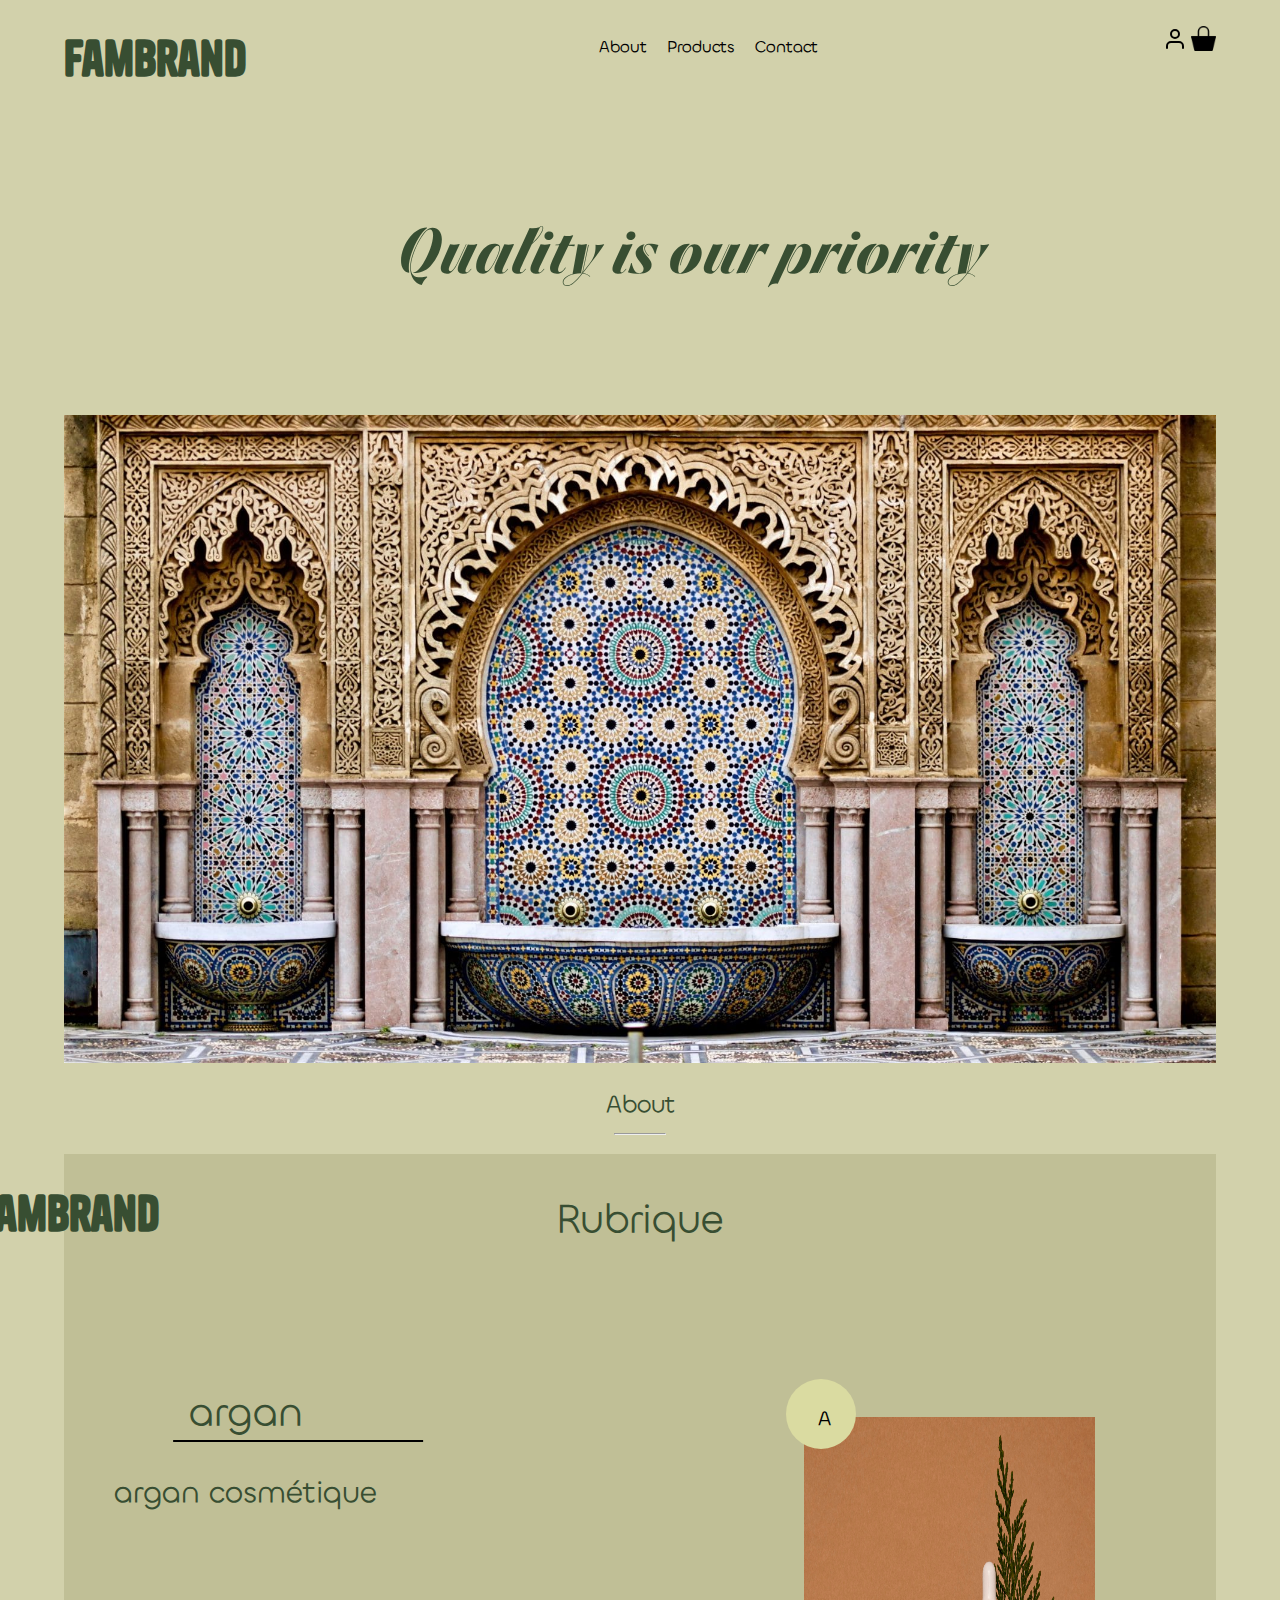
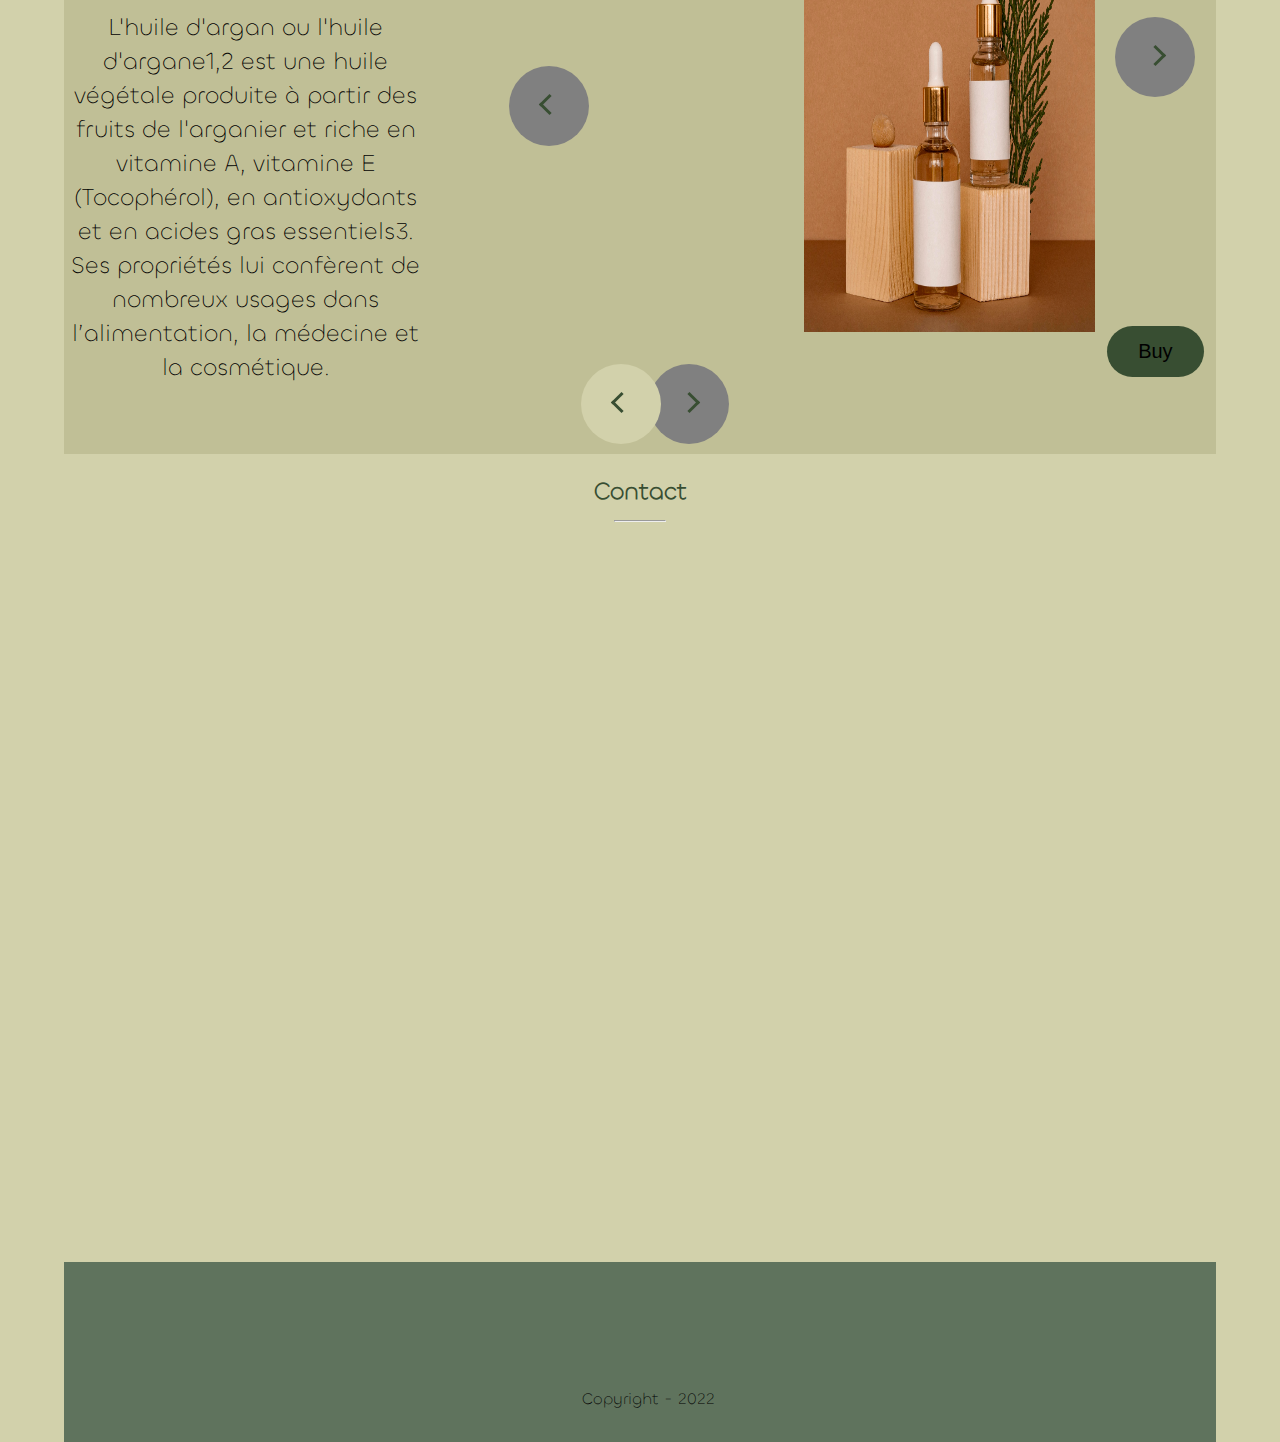
<file: index.html>
<!DOCTYPE html>
<html>
    <head>
        <title>FamBrand</title>
        <link rel="stylesheet" href="style.css">
        <link rel="icon" type="image/png" href="bee2.png" />
    </head>
    <body>
        <section id = "navbar">
            <div><h1 id = "h1-logo">Fambrand</h1></div>
            <div class = "list">
                <div class="links"><a href="#about">About</a></div>
                <div class="links"><a href="#products">Products</a></div>
                <div class="links"><a href="#contact">Contact</a></div>
            </div>
            <div class = "svg-img">
                <img class = "icons" src="Icon-user.svg" alt="" id = "svg-user">
                <img class="icons" src="sac-a-main.png" alt="" id = "bag-img" width="25px" height="25px">   
            </div>
                       
            
        </section>
        <div class = "header">
            <h1 id = "quality">Quality is our priority</h1>
        </div>
        <div class = "image">
            <img  id = "terroire" src="Maroc_13.jpg" alt=""></div>  
         
    </body>
    <header id = "about">
        <h2 id = "aboutTitle">About<hr width="50px"></h2>
    </header>
    <div class="main-products" id = "products">
        <div class="product-name">
            <h2 id = "name-product">argan </h2>
            <h3 id = "sous-produit-name">argan cosmétique</h3>
        </div>
        <div class="paragraphe-product">
            <p id = "paragraphe-product">L'huile d'argan ou l'huile d'argane1,2 est une huile végétale produite à partir des fruits de l'arganier et riche en vitamine A, vitamine E (Tocophérol), en antioxydants et en acides gras essentiels3.

                Ses propriétés lui confèrent de nombreux usages dans l’alimentation, la médecine et la cosmétique.</p>
        </div>
        <div class="title-product"> 
            <h1 id = "Rubrique">Rubrique <br></h1>
        </div>
        <div><h1 id = "h1-logo-section">Fambrand</h1></div>

        <div class="secondImage"> 
            <button class = "arrowRight" id = "sous-ArrowRight"> <i class="arrow right"></i></button>

        </div>
        <div class="firstImage">
            <div class = "cercle"><span id = "productTag">A</span></div>
            <img id = "imageProduct" src="arganCosmetique.jpg" alt="">
            <button class = "arrowLeft" id = "sous-ArrowLeft"><i class="arrow left"></i></button>

        </div>
        <div class="arrows"> 
            <button class = "arrowRight" id = "arrowRightProducts"> <i class="arrow right"></i></button>
            <button class = "arrowLeft" id = "arrowLeftProducts"><i class="arrow left"></i></button>
        </div>
        <div class="buttonBuy">
            <button id = "buy"><span>Buy</span></button>
        </div>
        <!--
           <div class="barre">
            <div class = "barre-chargement">
                <div id = "contenu1"></div>
              </div>
              <button id = "next"> <i class="arrow right"></i></button>
        </div> 
        -->
        
    </div>
    <header id = "contact">
        <h2 id = "aboutTitle">Contact<hr width="50px"></h2>
    </header>
    <footer>
        <p id = "copyright">Copyright - 2022</p>
    </footer>
    <script src="main.js"></script>
    <!---
    <section id = "products">
        <h2>products</h2>
        <h2>argan</h2>
        <p>L'huile d'argan ou l'huile d'argane1,2 est une huile végétale 
            produite à partir des fruits de l'arganier et riche en vitamine A,
            vitamine E (Tocophérol), en antioxydants et en acides gras essentiels3.

            Ses propriétés lui confèrent de nombreux usages dans l’alimentation, 
            la médecine et la cosmétique.</p>
        <img src="arganPic.jpg" alt="">
        <img src="amlou2.jpg" alt="">
        <button id = "buyButton">Buy</button>
        <button id = "arrowRight"></button>
        <button id = "arrowRight"></button>
        <div id = "cercleAnimation"></div>
    </section>
    <section id = "about">
        <h2>About</h2>
        <h3>TEXT </h3>
    </section>
    <section id = "contact">
        <h3>Contact informations </h3>
    </section>
    <footer>
        <p>Copyright - 2022</p>
    </footer>
    --->
    
</html>
</file>
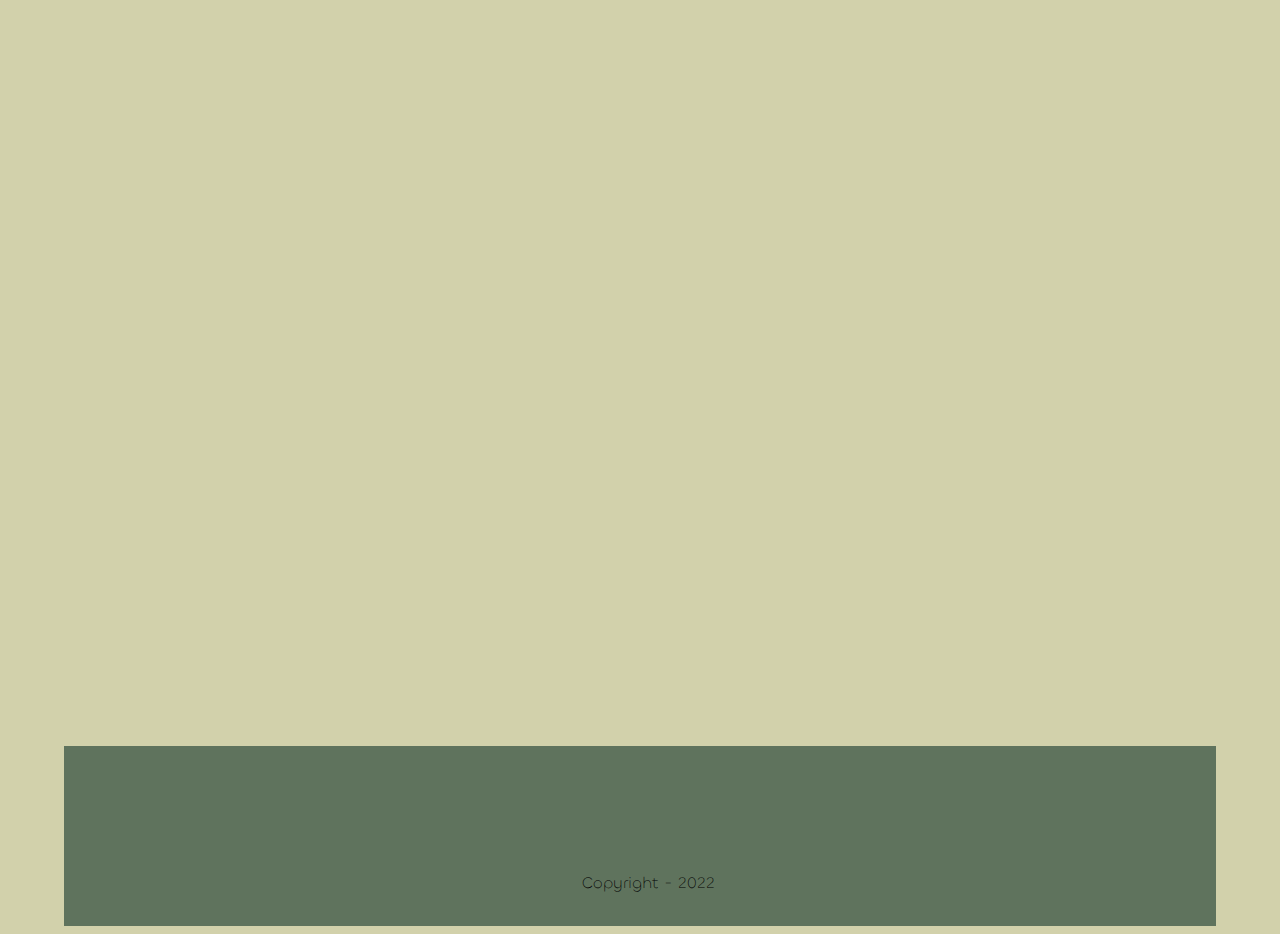
<file: contact.html>
<!DOCTYPE html>
<html>
    <head>
        <title>FamBrand</title>
        <link rel="stylesheet" href="style.css">
        <script src="main.js"></script>
    </head>
    <body>
        <footer>
            <p id = "copyright">Copyright - 2022</p>
        </footer>
    </body>   
</html>
</file>
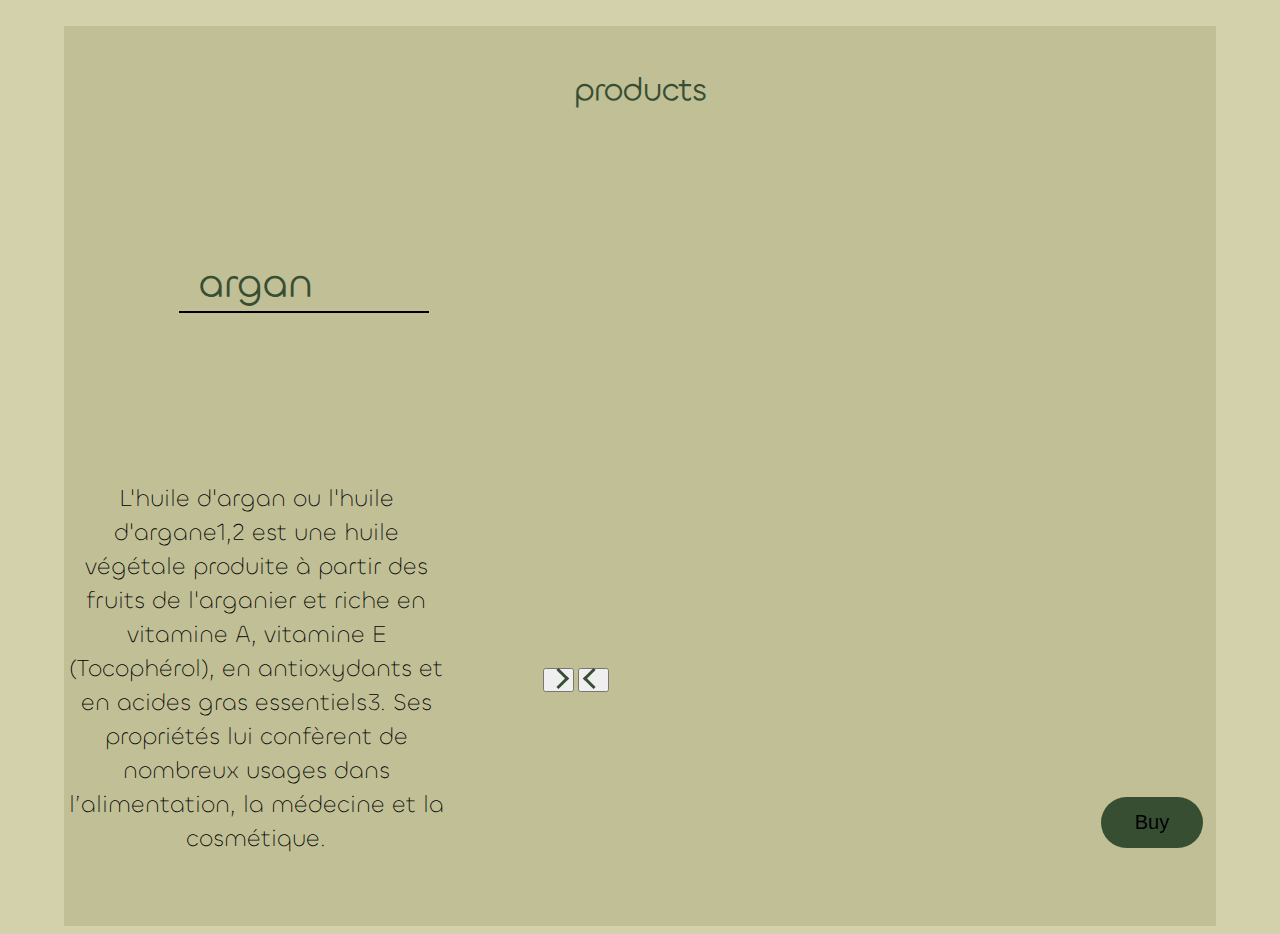
<file: products.html>
<!DOCTYPE html>
<html>
    <head>
        <title>FamBrand</title>
        <link rel="stylesheet" href="style.css">
        <script src="main.js"></script>
    </head>
    <body>
        <div class="main-products">
            <div class="product-name">
                <h2 id = "name-product">argan </h2>
            </div>
            <div class="paragraphe-product">
                <p id = "paragraphe-product">L'huile d'argan ou l'huile d'argane1,2 est une huile végétale produite à partir des fruits de l'arganier et riche en vitamine A, vitamine E (Tocophérol), en antioxydants et en acides gras essentiels3.

                    Ses propriétés lui confèrent de nombreux usages dans l’alimentation, la médecine et la cosmétique.</p>
            </div>
            <div class="title-product"> 
                <h1>products <br></h1>
            </div>
            <div class="secondImage"> 
               
            </div>
            <div class="firstImage">
            </div>
            <div class="arrows"> 
                <button id = "arrowRight"> <i class="arrow right"></i></button>
                <button id = "arrowLeft"><i class="arrow left"></i></button>
            </div>
            <div class="buttonBuy">
                <button id = "buy"><span>Buy</span></button>
            </div>
        </div>
    </body>   
</html>
</file>
<file: style.css>
@font-face {
    font-family: chillax;
    src: url(Chillax-Light.woff);
  }
  @font-face {
    font-family: tanker;
    src: url(Tanker-Regular.woff);
  }@font-face {
    font-family: britney;
    src: url(Britney-Bold.woff);
  }
}@font-face {
    font-family: author;
    src: url(Author-Regular.woff);
  }
html{
    width: 100%;
}
body{
    background-color: #D2D1AB;
    height: 100vh;
    width: 90%;
    margin-left: 5%;
    margin-right: 5%;
    margin-top: 2%;
    overflow-x: hidden;
}


div{
    text-align: center;
    margin: 0;
}

section#navbar{
    display: flex;
    justify-content: space-between;
}
div.list{
    display: flex;
    justify-content: space-around;
    width: 20%;
}
a {
    color: black;
    text-decoration: none;
    text-align: center;
    padding: 10px;
    font-family: chillax;
    font-weight: bold;
}
div.header{
    height: 25%;
    
}
h1{
    margin: 0;
    position: relative;
    top: 50%;
    left: 50%;
    transform: translate(-50%, -50%);
    
}
#h1-logo-section{
    position: relative;
    top: -70px;
    left: -360px;
    font-family: tanker;
    font-size: 48px;
}
#h1-logo{
    font-family: tanker;
    font-size: 48px;
}
h1#quality{
    margin: 50px;
    padding: 100px;
    font-family: britney;
    font-size: 400%;

}
img.icons{
    border: 10px;
}
div.links{
    display: flex;
    flex-direction: column;
    align-items: center;
}
div.image {
    margin-top: 50px;
    text-align: start;
}

footer{
    position: relative;
    top: 80%;
    bottom: 100%;
    height: 20%;
    width: 100%;
    background-color: #5F735D;
}
p#copyright{
    margin: 0;
    position: relative;
    bottom: -70%;
    left: 45%;
    font-family: chillax;
}

header#about, header#contact{
    text-align: center;
}
h2#aboutTitle {
    font-family: chillax;
}


div.main-products {
    display: grid;
    grid-template-columns: repeat(9, 1fr);
    grid-template-rows: repeat(7, 1fr);
    grid-column-gap: 0px;
    grid-row-gap: 0px;
    height: 100vh;
    background-color: #c0bf96;
    }
    
    .product-name { grid-area: 2 / 1 / 4 / 4;}
    .paragraphe-product { grid-area: 4 / 1 / 8 / 4; }
    .title-product { grid-area: 1 / 1 / 2 / 10; }
    .secondImage { grid-area: 2 / 9 / 6 / 10;  }
    .firstImage { grid-area:  2 / 6 / 7 / 9; }
    .arrows { grid-area:  6 / 4 / 8 / 6; }
    .buttonBuy { grid-area: 7 / 9 / 8 / 10; }
    .barre { grid-area: 8 / 6 / 7 / 9; }



img#imageProduct {
    width: 80%;
    height: 80%;
    position: relative;
    bottom: -10%;
    right: -10%;
}

div.cercle {
    width: 70px;
    height: 70px;
    border-radius: 50%;
    background-color: #DADBA1;
    position:relative;
    top: 15%;
    left: 15%;
    z-index: 2;
}
span#productTag{
    position: relative;
    top: 35%;
    left: 5%;
    font-family: chillax;
    font-weight: bold;
}
h1#Rubrique{
       font-size: 40px;

}
img#terroire{
    width: 100%;
    height: 100%;
}

h2#name-product:after{
    
        content: "";
        display: block;
        width: 250px;
        height: 2px;
        background: #000;
        left: 30%;
       
        position: absolute;
      
}
img#amlou{
    width: 100%;
    height: 100%;
}

p#paragraphe-product{
    font-family: chillax;
    text-align: center;
    font-size: 150%;
    margin: 0;
    position: relative;
    top: 50%;
    left: 50%;
    transform: translate(-50%, -50%);
}
h1, h2, h3{
    font-family: chillax;
    color: #384E32;
}
h2#name-product{
    margin: 0;
    position: relative;
    top: 50%;
    left: 50%;
    font-size: 40px;
    transform: translate(-50%, -50%);
}
h3#sous-produit-name{
    margin: 0;
    position: relative;
    top: 60%;
    left: 50%;
    font-size: 30px;
    transform: translate(-50%, -50%);
}
button#buy{
    background-color: #384E32;
    border: 0;
    margin: 0;
    padding: 0;
    width: 80%;
    height: 40%;
    border-radius: 30px;
    color: black;
}
span{
    font-size: 20px;
}

button.arrowRight{
    background-color: gray;
    height: 80px;
    width: 80px;
    position: relative;
    bottom: -65%;
    left: 50%;
    border: 0;
    border-radius: 50%;
}button.arrowLeft{
    background-color: #D2D1AB;
    position: relative;
    bottom: -65%;
    height: 80px;
    width: 80px;
    border: 0;
    border-radius: 50%;
}

#sous-ArrowRight{
    position: relative;
    top: 65%;
    left: 0;
}
#sous-ArrowLeft{
    position: relative;
    top: -32%;
    left: -100%;
    background-color: gray;
}
.arrow {
    border: solid #384E32;
    border-width: 0 3px 3px 0;
    display: inline-block;
    padding: 6px;
  }
  
  .right {
    transform: rotate(-45deg);
    -webkit-transform: rotate(-45deg);
  }
  
  .left {
    transform: rotate(135deg);
    -webkit-transform: rotate(135deg);
  }

  div.barre-chargement{
    width: 80%;
    height: 15px;
    position: relative;
    top: 15%;
    left: 20%;
    background-color : #c0bf96;
  }
  
  div#contenu1
  {
    background-color :  #5F735D;
    width: 50%;
    height: 15px;
    transition: 2s;
    border-radius: 20px;
  }
  
button#next{
    background-color: #D2D1AB;
    position: relative;
    top: 20%;
    width: 60px;
    height: 30px;
}


div.image{
    text-align: center;
}
</file>
